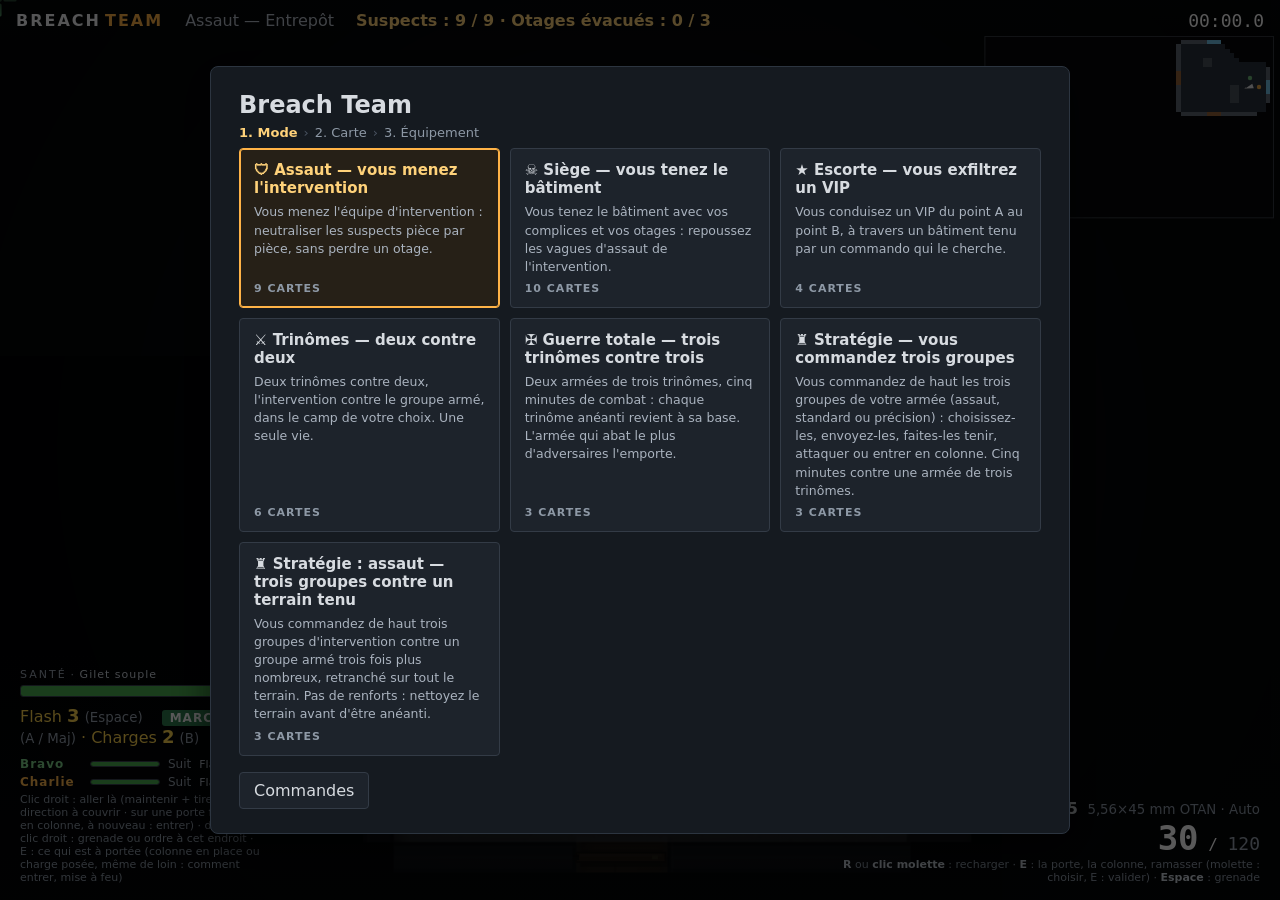
<file: index.html>
<!DOCTYPE html>
<html lang="fr">
<head>
<meta charset="utf-8">
<meta name="viewport" content="width=device-width, initial-scale=1">
<title>Breach Team</title>
<link rel="icon" type="image/svg+xml" href="data:image/svg+xml,%3Csvg xmlns='http://www.w3.org/2000/svg' viewBox='0 0 32 32'%3E%3Crect width='32' height='32' rx='6' fill='%230b0d10'/%3E%3Ccircle cx='16' cy='16' r='9' fill='none' stroke='%23ffb347' stroke-width='2.5'/%3E%3Cpath d='M16 3v7M16 22v7M3 16h7M22 16h7' stroke='%23ffb347' stroke-width='2.5' stroke-linecap='round'/%3E%3Ccircle cx='16' cy='16' r='2' fill='%23f2f4f6'/%3E%3C/svg%3E">
<link rel="stylesheet" href="css/style.css">
</head>
<body>
<div id="app">
  <canvas id="game"></canvas>
  <div id="hud">
    <div id="hudTop">
      <div class="brand">BREACH<span>TEAM</span></div>
      <div id="levelName">—</div>
      <div id="objective">Suspects : —</div>
      <div id="timer">00:00.0</div>
    </div>
    <div id="fps" hidden></div>
    <div id="waveBanner"></div>
    <div id="killfeed"></div>
    <!-- stratégie : votre armée, ses ordres en boutons, la minimap (dessinée par le rendu dans #stratMini) -->
    <div id="stratPanel">
      <div id="stratArmy"></div>
      <div id="stratCmds"></div>
      <div id="stratMini"></div>
      <div id="stratHelp"><b>Clic gauche</b> : choisir un groupe (glisser : plusieurs, Maj : en plus)<br><b>Clic droit</b> : y aller, attaquer ; sur une porte fermée : en colonne, puis ses boutons pour entrer<br><b>Double clic droit</b> : le menu de l'endroit (grenade…), <b>E</b> valide<br><b>ZQSD</b>, bords : la vue · <b>molette</b> : zoom</div>
    </div>
    <div id="hudBottom">
      <div id="hpBox">
        <div class="label">SANTÉ<span id="gearLabel"></span></div>
        <div class="hpbar"><div id="hpFill"></div></div>
        <div id="flashBox"><span id="nadeLabel">Flash</span> <b id="flashCount">3</b> <small>(Espace)</small> <span id="nadeOther"></span> <span id="moveMode" class="mode">COURSE</span> <small>(A / Maj)</small> <span id="fiberMode" class="mode fiber">FIBRE</span> <span id="laserMode" class="mode laser">LASER</span> <span id="lampMode" class="mode lamp">LAMPE</span> <span id="scopeMode" class="mode scope">LUNETTE</span> <span id="chargeBox">· Charges <b id="chargeCount">2</b> <small>(B)</small></span></div>
        <div id="squad"></div>
        <div id="squadHint">Clic droit : aller là (maintenir + tirer : direction à couvrir · sur une porte fermée : en colonne, à nouveau : entrer) · double clic droit : grenade ou ordre à cet endroit · E : ce qui est à portée (colonne en place ou charge posée, même de loin : comment entrer, mise à feu)</div>
      </div>
      <div id="message"></div>
      <div id="weaponBox">
        <div id="weaponName">—</div>
        <div id="ammo"><b id="ammoMag">0</b> / <span id="ammoReserve">0</span></div>
        <div id="reloadHint"><b>R</b> ou <b>clic molette</b> : recharger · <b>E</b> : la porte, la colonne, ramasser (molette : choisir, E : valider) · <b>Espace</b> : grenade</div>
      </div>
    </div>
  </div>
  <div id="overlay" class="hidden"><div class="panel" id="overlayPanel"></div></div>
</div>
<script src="js/util.js"></script>
<script src="js/levels.js"></script>
<script src="js/map.js"></script>
<script src="js/entities.js"></script>
<script src="js/game.js"></script>
<script src="js/game-combat.js"></script>
<script src="js/game-noise.js"></script>
<script src="js/game-doors.js"></script>
<script src="js/game-player.js"></script>
<script src="js/game-menu.js"></script>
<script src="js/game-mates.js"></script>
<script src="js/game-enemies.js"></script>
<script src="js/game-hunters.js"></script>
<script src="js/game-hostages.js"></script>
<script src="js/game-siege.js"></script>
<script src="js/game-squads.js"></script>
<script src="js/game-strategy.js"></script>
<script src="js/sprites.js"></script>
<script src="js/render.js"></script>
<script src="js/ui.js"></script>
<script src="js/main.js"></script>
</body>
</html>
</file>
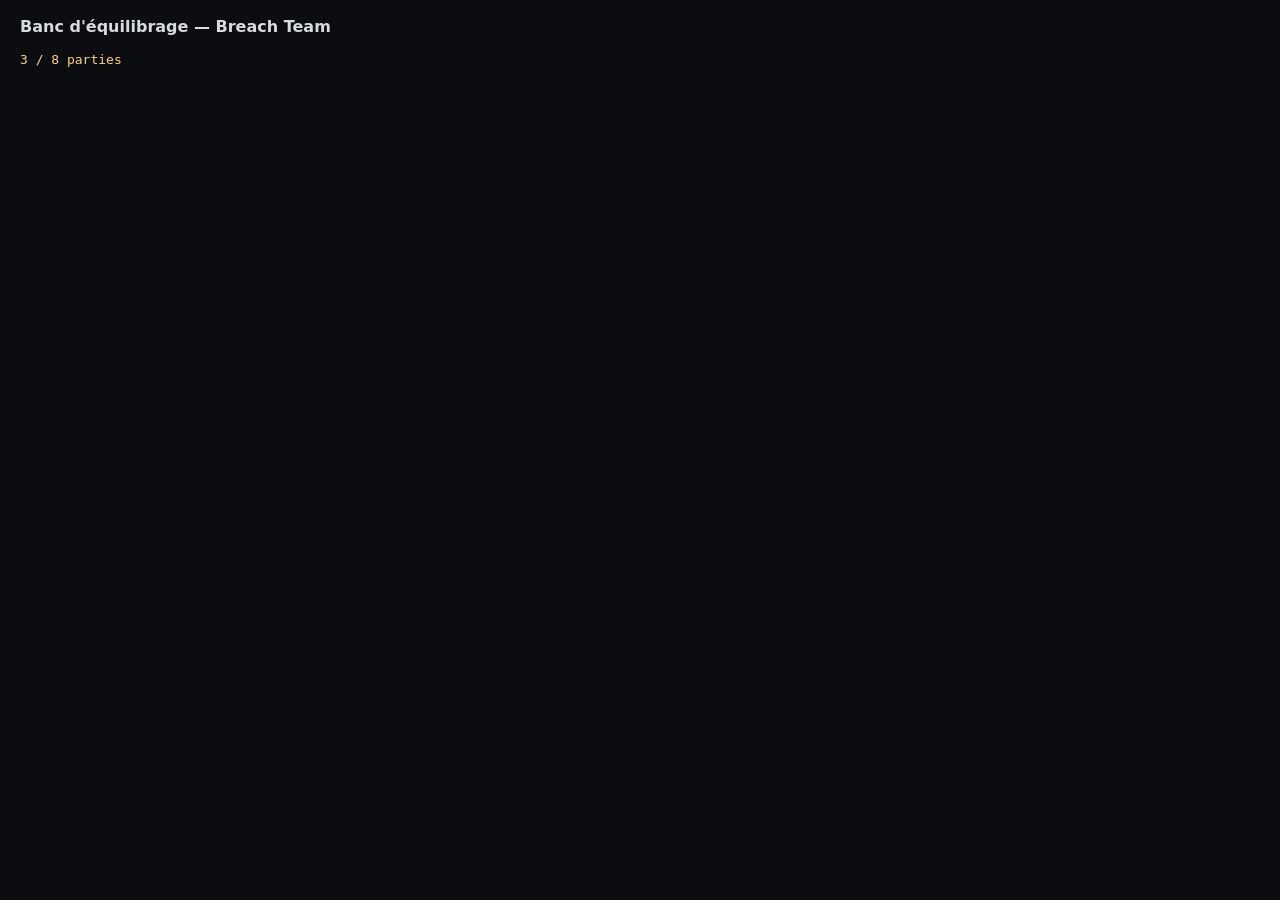
<file: tests/sim.html>
<!DOCTYPE html>
<html lang="fr">
<head>
<meta charset="utf-8">
<title>Banc — Breach Team</title>
<style>
  body { margin: 0; background: #0b0d10; color: #d7dbe0; font: 13px/1.5 Consolas, monospace; padding: 16px 20px; }
  h1 { font: 600 16px/1.4 "Segoe UI", system-ui, sans-serif; margin: 0 0 12px; }
  #progress { color: #ffd27a; margin-bottom: 10px; }
  #report { white-space: pre-wrap; margin: 0; }
</style>
</head>
<body>
<h1>Banc d'équilibrage — Breach Team</h1>
<!-- Parties simulées sans dessin : voir l'en-tête de sim.js pour les paramètres de l'adresse. -->
<div id="progress">…</div>
<pre id="report"></pre>
<script src="../js/util.js"></script>
<script src="../js/levels.js"></script>
<script src="../js/map.js"></script>
<script src="../js/entities.js"></script>
<script src="../js/game.js"></script>
<script src="../js/game-combat.js"></script>
<script src="../js/game-noise.js"></script>
<script src="../js/game-doors.js"></script>
<script src="../js/game-player.js"></script>
<script src="../js/game-menu.js"></script>
<script src="../js/game-mates.js"></script>
<script src="../js/game-enemies.js"></script>
<script src="../js/game-hunters.js"></script>
<script src="../js/game-hostages.js"></script>
<script src="../js/game-siege.js"></script>
<script src="../js/game-squads.js"></script>
<script src="../js/game-strategy.js"></script>
<script src="../js/sprites.js"></script>
<script src="sim.js"></script>
</body>
</html>
</file>
<file: css/style.css>
* { box-sizing: border-box; }
html, body { margin: 0; height: 100%; background: #0b0d10; color: #d7dbe0; font-family: "Segoe UI", system-ui, sans-serif; overflow: hidden; }
button { background: #1d232b; color: #d7dbe0; border: 1px solid #333b46; border-radius: 4px; padding: 8px 14px; font: inherit; cursor: pointer; }
button:hover { background: #2a323d; }
button.primary { background: #2f7d4f; border-color: #3f9d65; color: #fff; }
button.primary:hover { background: #38945d; }

#app { position: relative; width: 100%; height: 100%; }
#game { display: block; width: 100%; height: 100%; cursor: none; }

#hud { position: absolute; inset: 0; pointer-events: none; }
#hudTop { position: absolute; top: 0; left: 0; right: 0; display: flex; align-items: center; gap: 22px; padding: 10px 16px; background: linear-gradient(rgba(5,7,9,0.75), rgba(5,7,9,0)); }
.brand { font-weight: 800; letter-spacing: 2px; color: #f2f4f6; }
.brand span { color: #ffb347; margin-left: 4px; }
#levelName { color: #b6bec8; }
#objective { color: #ffd27a; font-weight: 600; }
#timer { font-family: Consolas, monospace; font-size: 18px; color: #fff; margin-left: auto; }
#fps { position: absolute; top: 46px; left: 16px; padding: 2px 6px; border-radius: 3px; background: rgba(5,7,9,0.6); color: #9be7a6; font: 12px Consolas, monospace; pointer-events: none; }

#hudBottom { position: absolute; left: 0; right: 0; bottom: 0; display: flex; align-items: flex-end; justify-content: space-between; padding: 16px 20px; background: linear-gradient(rgba(5,7,9,0), rgba(5,7,9,0.75)); }
#hpBox { width: 240px; }
.label { font-size: 11px; letter-spacing: 2px; color: #9aa4b1; margin-bottom: 4px; }
.hpbar { height: 12px; background: rgba(0,0,0,0.5); border: 1px solid #3a4250; border-radius: 3px; overflow: hidden; }
#hpFill { height: 100%; width: 100%; background: #4caf50; transition: width 0.12s, background 0.3s; }
#gearLabel { margin-left: 4px; letter-spacing: 1px; color: #c9d1da; }
#gearLabel:not(:empty)::before { content: '· '; color: #9aa4b1; }
#flashBox { margin-top: 8px; color: #ffd54f; }
#flashBox b { font-size: 18px; }
#flashBox small { color: #9aa4b1; }
#squad { margin-top: 10px; display: flex; flex-direction: column; gap: 4px; }
#squad.many { display: grid; grid-template-columns: auto auto; gap: 3px 16px; }
#squad.many .mate { grid-template-columns: 56px 40px auto; gap: 6px; font-size: 11px; }
#squad.many .morder { white-space: nowrap; }
.mate { display: grid; grid-template-columns: 62px 70px 1fr auto; align-items: center; gap: 8px; font-size: 12px; }
.mate .mname { font-weight: 700; letter-spacing: 1px; }
.mate .mhp { height: 6px; background: rgba(0,0,0,0.5); border: 1px solid #3a4250; border-radius: 3px; overflow: hidden; }
.mate .mhp div { height: 100%; background: #4caf50; }
.mate .morder { color: #9aa4b1; }
.mate .mnade { color: #cfd8e3; font-size: 11px; white-space: nowrap; }
#squad.many .mnade { display: none; }
.mate.down { opacity: 0.45; }
#squadHint { font-size: 11px; color: #8e99a6; margin-top: 4px; }
.mode { display: inline-block; margin-left: 14px; padding: 1px 8px; border-radius: 3px; font-size: 12px; font-weight: 700; letter-spacing: 1px; background: #3a4250; color: #e0e5ea; }
.mode.walk { background: #2f7d4f; color: #fff; }
.mode.fiber { background: #2b6ea8; color: #fff; display: none; }
.mode.fiber.on { display: inline-block; }
.mode.laser { background: #a8322b; color: #fff; display: none; margin-left: 6px; }
.mode.laser.on { display: inline-block; }
.mode.laser.off { background: #3a4250; color: #8e99a6; text-decoration: line-through; }
/* siège : préparation, arrivée des vagues et compte à rebours, au centre de l'écran (un peu au-dessus du joueur) */
#waveBanner { position: absolute; left: 50%; top: 34%; transform: translate(-50%, -50%); padding: 12px 34px 14px; text-align: center; white-space: nowrap; background: rgba(5,7,9,0.6); border: 1px solid rgba(255,210,122,0.3); border-radius: 8px; opacity: 0; transition: opacity 0.3s; }
#waveBanner.on { opacity: 1; }
#waveBanner .wtitle { font-size: 26px; font-weight: 800; letter-spacing: 2px; text-transform: uppercase; color: #ffd27a; text-shadow: 0 2px 6px #000; }
#waveBanner .wsub { font-size: 16px; font-weight: 600; color: #d7dbe0; margin-top: 2px; }
#waveBanner .wcount { font-family: Consolas, monospace; font-size: 54px; font-weight: 700; line-height: 1.1; color: #fff; text-shadow: 0 2px 8px #000; }
#waveBanner .wcount:empty { display: none; }
#waveBanner .wcount small { font-size: 22px; color: #9aa4b1; margin-left: 4px; }
#waveBanner.soon .wcount { color: #ff7043; }
#waveBanner.alert { border-color: rgba(239,106,90,0.7); animation: wavePulse 0.5s ease-in-out 6 alternate; }
#waveBanner.alert .wtitle { color: #ef6a5a; }
@keyframes wavePulse { from { box-shadow: 0 0 0 rgba(239,106,90,0); } to { box-shadow: 0 0 28px rgba(239,106,90,0.55); } }
/* trinômes et guerre totale : le fil des morts, en haut à gauche (qui, avec quoi, qui) */
#killfeed { position: absolute; top: 44px; left: 16px; display: flex; flex-direction: column; align-items: flex-start; gap: 3px; }
.kf { padding: 2px 8px; font-size: 12.5px; white-space: nowrap; background: rgba(5,7,9,0.62); border: 1px solid rgba(160,175,190,0.18); border-radius: 4px; transition: opacity 0.8s; }
.kf b { font-weight: 700; letter-spacing: 0.5px; }
.kf .kw { display: inline-block; margin: 0 6px; padding: 0 5px; font-size: 11px; color: #c9d1da; background: rgba(255,255,255,0.08); border-radius: 3px; }
.kf.friendly .kw { color: #ffb347; }
.kf.mine { border-color: rgba(255,210,122,0.55); }
.kf.old { opacity: 0; }
#message { flex: 1; text-align: center; font-size: 20px; font-weight: 700; color: #fff; text-shadow: 0 2px 6px #000; padding: 0 20px 6px; min-height: 30px; }
#weaponBox { text-align: right; max-width: 420px; }
#weaponName { color: #d7dbe0; font-weight: 600; }
#weaponName small { color: #8e99a6; font-weight: 400; margin-left: 4px; }
#ammo { font-family: Consolas, monospace; color: #fff; }
#ammo b { font-size: 34px; }
#ammo span { font-size: 18px; color: #9aa4b1; }
#ammo.low b { color: #ff7043; }
#reloadHint { font-size: 11px; color: #8e99a6; }
#reloadHint b { color: #c9d1da; }
/* stratégie : pas d'opérateur à vous, mais une barre latérale à droite, une bande à part sur toute la hauteur (le terrain
   s'arrête à son bord, voir Renderer.viewW ; sa largeur est STRAT_PANEL) : vos trois groupes, vos ordres en boutons, la
   minimap (dessinée par le rendu sur le canvas, dans la place que lui garde #stratMini) et l'aide. Le fond de la bande
   est peint par le rendu (drawStratPanel), sous la minimap ; la barre elle-même est donc transparente. */
#stratPanel { display: none; position: absolute; top: 0; right: 0; bottom: 0; width: 300px; padding: 10px; flex-direction: column; gap: 6px; pointer-events: none; }
#hud.strategy #stratPanel { display: flex; }
#hud.strategy #hpBox, #hud.strategy #weaponBox { display: none; }
#hud.strategy #hudTop, #hud.strategy #hudBottom { right: 300px; }
#hud.strategy #waveBanner { left: calc((100% - 300px) / 2); }
#stratArmy, #stratCmds, #stratHelp { pointer-events: auto; padding: 6px 10px 8px; background: rgba(8,10,13,0.88); border: 1px solid rgba(160,175,190,0.22); border-radius: 8px; }
#stratPanel .label { margin: 4px 0 5px; }
#stratPanel .label b { color: #64b5f6; letter-spacing: 1px; }
#stratMini { flex: 1; min-height: 110px; max-height: 210px; }
#stratPanel.nomini #stratMini { display: none; }
#stratHelp { margin-top: auto; font-size: 11px; line-height: 1.5; color: #8e99a6; }
#stratHelp b { color: #c9d1da; font-weight: 600; }
.scard { display: grid; grid-template-columns: 18px minmax(0, 1fr) auto; grid-template-areas: 'key name order' 'men men men' 'kit kit kit'; gap: 3px 8px;
  width: 100%; margin-top: 4px; padding: 5px 7px; text-align: left; font-size: 12px; background: rgba(255,255,255,0.03); border: 1px solid transparent; border-left: 3px solid var(--c); border-radius: 4px; cursor: none; }
.scard.sel { border-color: rgba(255,255,255,0.5); border-left-color: var(--c); background: rgba(255,255,255,0.09); }
.scard.out { opacity: 0.5; }
.scard:hover, .scard.hover { background: rgba(255,255,255,0.12); }
.skey { grid-area: key; display: inline-block; width: 18px; height: 18px; border-radius: 3px; background: var(--c); color: #0b0d10; font-weight: 800; text-align: center; line-height: 18px; }
.sname { grid-area: name; color: var(--c); font-weight: 700; letter-spacing: 1px; white-space: nowrap; overflow: hidden; text-overflow: ellipsis; align-self: center; }
.sorder { grid-area: order; color: #d7dbe0; white-space: nowrap; align-self: center; font-size: 11.5px; }
.smen { grid-area: men; display: flex; gap: 3px; }
.smen i { flex: 1; height: 6px; background: rgba(0,0,0,0.5); border: 1px solid #3a4250; border-radius: 3px; overflow: hidden; }
.smen i b { display: block; height: 100%; }
.smen i.down { opacity: 0.35; }
.skit { grid-area: kit; color: #8e99a6; font-size: 11px; white-space: nowrap; }
.sgrid { display: grid; grid-template-columns: repeat(2, minmax(0, 1fr)); gap: 4px; }
.scmd { display: flex; align-items: center; gap: 5px; min-width: 0; padding: 6px 7px; font-size: 12px; text-align: left; cursor: none; }
.scmd.wide { grid-column: span 2; }
.scmd span { flex: 1; min-width: 0; white-space: nowrap; overflow: hidden; text-overflow: ellipsis; }
.scmd span b { color: #ffd27a; }
.scmd kbd { font: 600 10px "Segoe UI", system-ui, sans-serif; color: #aab3be; padding: 1px 5px; border: 1px solid #46505d; border-radius: 3px; background: rgba(255,255,255,0.05); }
.scmd svg { width: 20px; height: 14px; flex: none; }
.scmd:hover, .scmd.hover { background: #2a323d; border-color: #5a6574; }
.scmd.on { background: #2b4a66; border-color: #64b5f6; color: #fff; }
.scmd.off { color: #6f7985; background: #161a20; }
.scmd.off kbd { color: #5d6670; }
/* briefing de la stratégie : votre armée, et les commandes à la place des fiches */
.army { display: grid; gap: 8px; }
.armyrow { display: grid; grid-template-columns: 22px minmax(0, 1fr); gap: 10px; align-items: start; padding: 8px 10px; background: #11151a; border: 1px solid #2c3540; border-radius: 6px; }
.armyrow .skey { grid-area: auto; margin-top: 1px; } /* (pas l'aire key des cartes de la barre latérale) */
.armyrow b { font-size: 14px; letter-spacing: 1px; }
.armyrow small { display: block; color: #9aa4b1; font-size: 12px; line-height: 1.45; margin-top: 2px; }
/* la sorte du groupe (effectif en chiffre) et son mode */
.armypick { display: flex; flex-wrap: wrap; align-items: center; gap: 4px; margin: 5px 0 2px; }
.armypick i { flex: 0 0 6px; }
.armybtn { padding: 3px 8px; font-size: 12px; }
.armyrow .armybtn b { font-size: 11px; letter-spacing: 0; color: #8e99a6; }
.armybtn.sel b { color: inherit; }
.cmds { margin: 0; display: grid; grid-template-columns: auto minmax(0, 1fr); align-content: start; gap: 5px 12px; font-size: 12.5px; line-height: 1.4; overflow-y: auto; }
.brief-specs-in .cmds { flex: 1; min-height: 0; }
.cmds dt { color: #ffd27a; font-weight: 600; white-space: nowrap; }
.cmds dd { margin: 0; color: #aab3bf; }

#overlay { position: fixed; inset: 0; background: rgba(0,0,0,0.65); display: flex; align-items: center; justify-content: center; z-index: 10; }
#overlay.hidden { display: none; }
.panel { background: #151a20; border: 1px solid #2c3540; border-radius: 8px; padding: 24px 28px; min-width: 440px; max-width: 660px; max-height: calc(100vh - 32px); overflow-y: auto; box-shadow: 0 10px 40px rgba(0,0,0,0.6); }
.panel h1 { margin: 0 0 6px; font-size: 24px; }
.panel h1.win { color: #6fcf7a; }
.panel h1.lose { color: #ef6a5a; }
.panel h1.draw { color: #ffd27a; }
.panel h1 small { font-size: 13px; font-weight: 600; letter-spacing: 1px; color: #8e99a6; margin-left: 6px; }
.panel p { color: #aab3bf; line-height: 1.55; }
.panel .row { display: flex; gap: 8px; margin-top: 16px; flex-wrap: wrap; }
/* les trois écrans de départ : mode, carte, équipement (les étapes passées se rouvrent d'un clic) */
.steps { display: flex; flex-wrap: wrap; align-items: center; gap: 6px; margin: 4px 0 8px; font-size: 13px; color: #8e99a6; }
.steps b { color: #ffd27a; }
.steps i { font-style: normal; color: #4a5462; }
.steps .crumb { padding: 2px 8px; font-size: 13px; font-weight: 600; }
.modecards { display: grid; grid-template-columns: repeat(auto-fill, minmax(240px, 1fr)); gap: 10px; margin-top: 6px; }
.modebtn { display: flex; flex-direction: column; align-items: flex-start; gap: 6px; text-align: left; padding: 12px 14px; font-weight: 600; }
.modebtn .mtitle { font-size: 15px; }
.modebtn small { font-weight: 400; font-size: 12.5px; line-height: 1.45; color: #aab3bf; }
.modebtn .mcount { margin-top: auto; font-size: 11px; letter-spacing: 1px; text-transform: uppercase; color: #8e99a6; }
.modebtn.sel { border-color: #ffb347; background: #262017; color: #ffd27a; box-shadow: inset 0 0 0 1px #ffb347; }
.levels { display: grid; grid-template-columns: repeat(auto-fill, minmax(230px, 1fr)); gap: 10px; }
.levelbtn { display: flex; flex-direction: column; align-items: flex-start; gap: 4px; width: 100%; text-align: left; padding: 8px 8px 10px; }
.levelbtn canvas { width: 100%; height: auto; aspect-ratio: 16 / 9; object-fit: contain; background: #0d1014; border-radius: 3px; image-rendering: pixelated; margin-bottom: 4px; }
.levelbtn .lname { font-weight: 600; }
.levelbtn small { color: #8e99a6; }
.levelbtn.sel { border-color: #ffb347; background: #262017; box-shadow: inset 0 0 0 1px #ffb347; }
.planlegend { font-size: 12px; color: #8e99a6; }
.planlegend i { display: inline-block; width: 10px; height: 10px; margin: 0 4px 0 10px; vertical-align: -1px; border-radius: 2px; }
.planlegend i:first-child { margin-left: 0; }
.planlegend .lg-door { background: #a9713f; }
.planlegend .lg-win { background: #7fd7ff; }
.planlegend .lg-entry { border: 2px solid #ffb347; border-radius: 50%; }
.planlegend .lg-entry.threat { border-color: #ef6a5a; }
.planlegend .lg-a { background: #64b5f6; border-radius: 50%; }
.planlegend .lg-b { background: #6fcf7a; }
.planlegend .lg-base { background: #ffb347; }
.planlegend .lg-home { background: #64b5f6; }
.planlegend .lg-foe { background: #ef6a5a; }
.stats { display: grid; grid-template-columns: auto auto; gap: 4px 18px; margin-top: 10px; }
.stats b { color: #fff; }
.panel.wide { max-width: 860px; max-height: calc(100vh - 32px); overflow-y: auto; }
.panel h2 { margin: 18px 0 8px; font-size: 13px; letter-spacing: 2px; text-transform: uppercase; color: #ffb347; }
.wcat-name { font-size: 11px; letter-spacing: 1px; color: #8e99a6; margin: 5px 0 3px; }
.wcards { display: grid; grid-template-columns: repeat(2, minmax(0, 1fr)); gap: 6px; }
/* au briefing, le nom de chaque catégorie se tient à gauche de ses cartes : une ligne par catégorie, et tout tient sur un
   écran */
.loadout .wcat { display: grid; grid-template-columns: 76px minmax(0, 1fr); gap: 0 8px; align-items: center; margin-top: 6px; }
.loadout .wcat-name { margin: 0; line-height: 1.25; }
.wcard { display: flex; align-items: center; gap: 8px; min-width: 0; padding: 3px 6px 3px 3px; text-align: left; background: #11151a; }
.wcard canvas { flex: none; }
.wtxt { display: flex; flex-direction: column; min-width: 0; line-height: 1.2; }
.wcard .wname { font-weight: 600; font-size: 12.5px; }
.wcard small { color: #8e99a6; font-size: 11px; white-space: nowrap; overflow: hidden; text-overflow: ellipsis; }
.wcard.sel { border-color: #ffb347; background: #262017; box-shadow: inset 0 0 0 1px #ffb347; }
.suprow { display: flex; flex-wrap: wrap; align-items: center; gap: 8px; margin-top: 8px; }
.supbtn { flex: none; padding: 6px 12px; font-size: 13px; font-weight: 600; }
.supbtn.sel { border-color: #ffb347; background: #262017; color: #ffd27a; }
.suprow small { color: #8e99a6; font-size: 11px; line-height: 1.4; }
.accrow { margin-bottom: 6px; }
.accname { display: block; font-size: 11px; letter-spacing: 1px; color: #8e99a6; margin: 0 0 3px; white-space: nowrap; overflow: hidden; text-overflow: ellipsis; }
.accbtns { display: grid; grid-template-columns: repeat(6, minmax(0, 1fr)); gap: 4px; }
.accbtn { position: relative; display: flex; align-items: center; justify-content: center; gap: 2px; min-width: 0; padding: 4px 2px; font-size: 11.5px; font-weight: 600; white-space: nowrap; }
.accbtn span { min-width: 0; overflow: hidden; text-overflow: ellipsis; }
.accbtn .ico { width: 1.3em; }
.accbtn.sel { border-color: #ffb347; background: #262017; color: #ffd27a; }
.accbtn.sel::after { content: '✓'; position: absolute; top: 0; right: 3px; font-size: 9px; line-height: 12px; }
/* icônes vectorielles des accessoires et des gilets (UI.icon) : elles prennent la couleur du texte */
.ico { flex: none; width: 1.5em; height: 1em; vertical-align: -0.15em; overflow: visible; }
.ico .f { fill: currentColor; fill-opacity: 0.22; stroke: currentColor; stroke-width: 1.3; }
.ico .t { fill: none; stroke: currentColor; stroke-width: 1; opacity: 0.7; }
.rowlabel { font-size: 11px; letter-spacing: 1px; color: #8e99a6; }
.vestbtn, .teambtn { display: inline-flex; align-items: center; gap: 5px; }
.suprow .rowlabel { width: 52px; }
.suprow .teamarms { flex-basis: 100%; padding-left: 60px; margin-top: -4px; white-space: nowrap; overflow: hidden; text-overflow: ellipsis; }
.powerrow .suprow { margin-top: 0; }
.accbtn:disabled { opacity: 0.4; cursor: default; }
.accbtn:disabled:hover { background: #1d232b; }

/* Briefing : trois colonnes sur un seul écran (plan et entrée, équipement, caractéristiques) */
.panel.brief { width: min(1320px, calc(100vw - 32px)); max-width: none; display: flex; flex-direction: column; padding: 18px 24px; }
.brief-head { display: flex; align-items: center; gap: 18px; }
.brief-head h1 { margin: 0; flex: none; }
.brief-head .steps { flex: 1; justify-content: flex-end; margin: 0; }
.panel p.brief-text { margin: 8px 0 0; font-size: 14px; line-height: 1.4; }
.brief-cols { flex: 1 1 auto; min-height: max(470px, min(600px, 100vh - 300px)); display: grid; grid-template-columns: minmax(210px, 0.75fr) minmax(420px, 1.5fr) minmax(340px, 1.25fr); grid-template-rows: minmax(0, 1fr); gap: 24px; }
.brief-col { min-width: 0; min-height: 0; overflow-y: auto; }
.brief-col h2:first-child { margin-top: 12px; }
.brief .brief-col h2 { margin-bottom: 6px; }
.brief .brief-col h2:not(:first-child) { margin-top: 14px; }
.panel p.brief-note { font-size: 12px; line-height: 1.45; margin: 8px 0 0; }
.plan { display: block; width: 100%; height: auto; background: #0d1014; border-radius: 4px; image-rendering: pixelated; }
.plan + .planlegend { margin: 6px 0 10px; }
.entries { display: grid; gap: 5px; }
.entrybtn { padding: 5px 10px; font-size: 13px; text-align: left; }
.entrybtn.sel { border-color: #ffb347; background: #262017; color: #ffd27a; }
/* bilan de l'équipement, au-dessus des fiches : charge, vitesse, dégâts encaissés (hauteur fixe) */
.wsum { flex: none; display: grid; grid-template-columns: minmax(0, 0.95fr) minmax(0, 1.05fr); gap: 14px; margin-bottom: 10px; padding: 7px 12px; background: #11151a; border: 1px solid #2c3540; border-radius: 6px; font-size: 11px; color: #9aa4b1; }
.ws-line { display: grid; grid-template-columns: 46px minmax(0, 1fr) 46px; align-items: center; gap: 8px; height: 17px; }
.ws-line b { color: #ffd27a; font-weight: 600; text-align: right; white-space: nowrap; }
.ws-line .bar { height: 6px; background: rgba(0,0,0,0.5); border: 1px solid #333b46; border-radius: 3px; overflow: hidden; }
.ws-line .bar div { height: 100%; background: #ffb347; }
.wsum small { display: block; margin-top: 2px; color: #8e99a6; font-size: 11px; white-space: nowrap; overflow: hidden; text-overflow: ellipsis; }
.ws-res { width: 100%; border-collapse: collapse; line-height: 15px; }
.ws-res th, .ws-res td { padding: 0 3px; text-align: right; font-weight: 400; white-space: nowrap; }
.ws-res th { color: #8e99a6; }
.ws-res tr > th:first-child { text-align: left; padding-left: 0; max-width: 0; width: 100%; overflow: hidden; text-overflow: ellipsis; }
.ws-res td.good { color: #9be7a6; }
.ws-res td.mid { color: #ffd27a; }
.ws-res td.bad { color: #ef8a7a; }
.panel p.ws-none { margin: 0; font-size: 11px; line-height: 1.4; color: #8e99a6; }
/* les fiches ne pèsent pas sur la hauteur : elles prennent celle des autres colonnes, moitié chacune */
.brief-specs { position: relative; overflow: visible; }
.brief-specs-in { position: absolute; inset: 0; display: flex; flex-direction: column; }
#wdetail { flex: 1; min-height: 0; display: grid; grid-template-rows: repeat(2, minmax(0, 1fr)); gap: 10px; }
.wd { display: flex; flex-direction: column; min-height: 0; background: #11151a; border: 1px solid #2c3540; border-radius: 6px; padding: 8px 12px 6px; }
.wd-head { display: flex; align-items: baseline; gap: 6px; white-space: nowrap; overflow: hidden; }
.wd-head b { color: #fff; }
.wd-head small { color: #8e99a6; overflow: hidden; text-overflow: ellipsis; }
.wd-slot { margin-left: auto; padding-left: 8px; font-size: 10px; letter-spacing: 1px; text-transform: uppercase; color: #8e99a6; }
.wd-grid { display: grid; grid-template-columns: minmax(0, 1fr) minmax(0, 1fr); gap: 16px; margin-top: 7px; }
.wd-bars { display: grid; grid-template-columns: auto 1fr; grid-template-rows: repeat(7, 15px); gap: 3px 8px; align-items: center; font-size: 11px; color: #9aa4b1; }
.wd-bars .bar { height: 6px; background: rgba(0,0,0,0.5); border: 1px solid #333b46; border-radius: 3px; overflow: hidden; }
.wd-bars .bar div { height: 100%; background: #ffb347; }
.wd-specs { margin: 0; display: grid; grid-template-columns: auto minmax(0, 1fr); grid-auto-rows: 14px; gap: 1.5px 8px; font-size: 11px; line-height: 14px; }
.wd-specs dt { color: #8e99a6; }
.wd-specs dd { margin: 0; color: #ffd27a; white-space: nowrap; overflow: hidden; text-overflow: ellipsis; }
.wd-text { flex: 1; min-height: 0; overflow-y: auto; margin-top: 8px; padding-top: 6px; border-top: 1px solid #222a33; }
.panel .wd-text p { font-size: 12px; margin: 0 0 5px; line-height: 1.4; }
/* texte qui déborde : il s'estompe en bas, la molette le fait défiler */
.wd-text.more { -webkit-mask-image: linear-gradient(#000 calc(100% - 18px), transparent); mask-image: linear-gradient(#000 calc(100% - 18px), transparent); }
.panel .wd-text p.wd-acc { color: #9aa4b1; }
.wd-acc b { color: #ffd27a; font-weight: 600; }
/* écran trop petit pour tout tenir : les fiches passent dessous, et le panneau défile */
@media (max-width: 1100px), (max-height: 600px) {
  .brief-head { flex-direction: column; align-items: stretch; gap: 8px; }
  .brief-cols { flex: none; grid-template-columns: minmax(200px, 0.6fr) minmax(0, 1.4fr); grid-template-rows: none; }
  .brief-col { overflow: visible; }
  .brief-specs { grid-column: 1 / -1; }
  .brief-specs-in { position: static; }
  #wdetail { grid-template-rows: none; grid-template-columns: repeat(auto-fit, minmax(340px, 1fr)); }
}
@media (max-width: 720px) {
  .brief-cols { grid-template-columns: minmax(0, 1fr); }
  .plan { max-width: 360px; }
}
@media (max-width: 720px) {
  .panel { min-width: 0; margin: 0 16px; }
  .wcards { grid-template-columns: 1fr; }
  .loadout .wcat { grid-template-columns: minmax(0, 1fr); }
}
kbd { background: #2a323d; border-radius: 3px; padding: 1px 6px; font-family: Consolas, monospace; }

/* Note de fin de mission : la lettre, le total, et le détail ligne par ligne */
.score { display: grid; grid-template-columns: auto 1fr; gap: 4px 16px; align-items: center; margin: 10px 0 6px; padding: 10px 14px; background: #11151a; border: 1px solid #2c3540; border-radius: 6px; }
.grade { grid-row: span 2; width: 64px; height: 64px; display: flex; align-items: center; justify-content: center; font-size: 40px; font-weight: 800; border-radius: 8px; background: #262017; color: #ffd27a; border: 2px solid #ffb347; }
.grade-S { background: #1d2a1f; color: #9be7a6; border-color: #6fcf7a; }
.grade-A { background: #1d2a1f; color: #c9f0a0; border-color: #9bd46a; }
.grade-D { background: #2a1a1a; color: #ef9a8f; border-color: #ef6a5a; }
.score-sum b { font-size: 20px; color: #fff; }
.score-sum small { display: block; color: #8e99a6; font-size: 12px; }
.score-lines { display: grid; grid-template-columns: 1fr auto auto; gap: 2px 14px; font-size: 13px; }
.score-lines .sd { color: #8e99a6; text-align: right; }
.score-lines b { color: #9be7a6; text-align: right; min-width: 32px; }
.score-lines b.neg { color: #ef6a5a; }
.powerrow { display: flex; flex-direction: column; align-items: stretch; gap: 3px; margin-top: 10px; }
.powerrow small { color: #8e99a6; font-size: 11px; line-height: 1.4; }
.mode.lamp { background: #b88a1f; color: #fff; display: none; margin-left: 6px; }
.mode.lamp.on { display: inline-block; }
.mode.lamp.off { background: #3a4250; color: #8e99a6; text-decoration: line-through; }
.mode.scope { background: #2c7f92; color: #fff; display: none; margin-left: 6px; }
.mode.scope.on { display: inline-block; }
.mode.scope.off { background: #3a4250; color: #8e99a6; }
</file>
